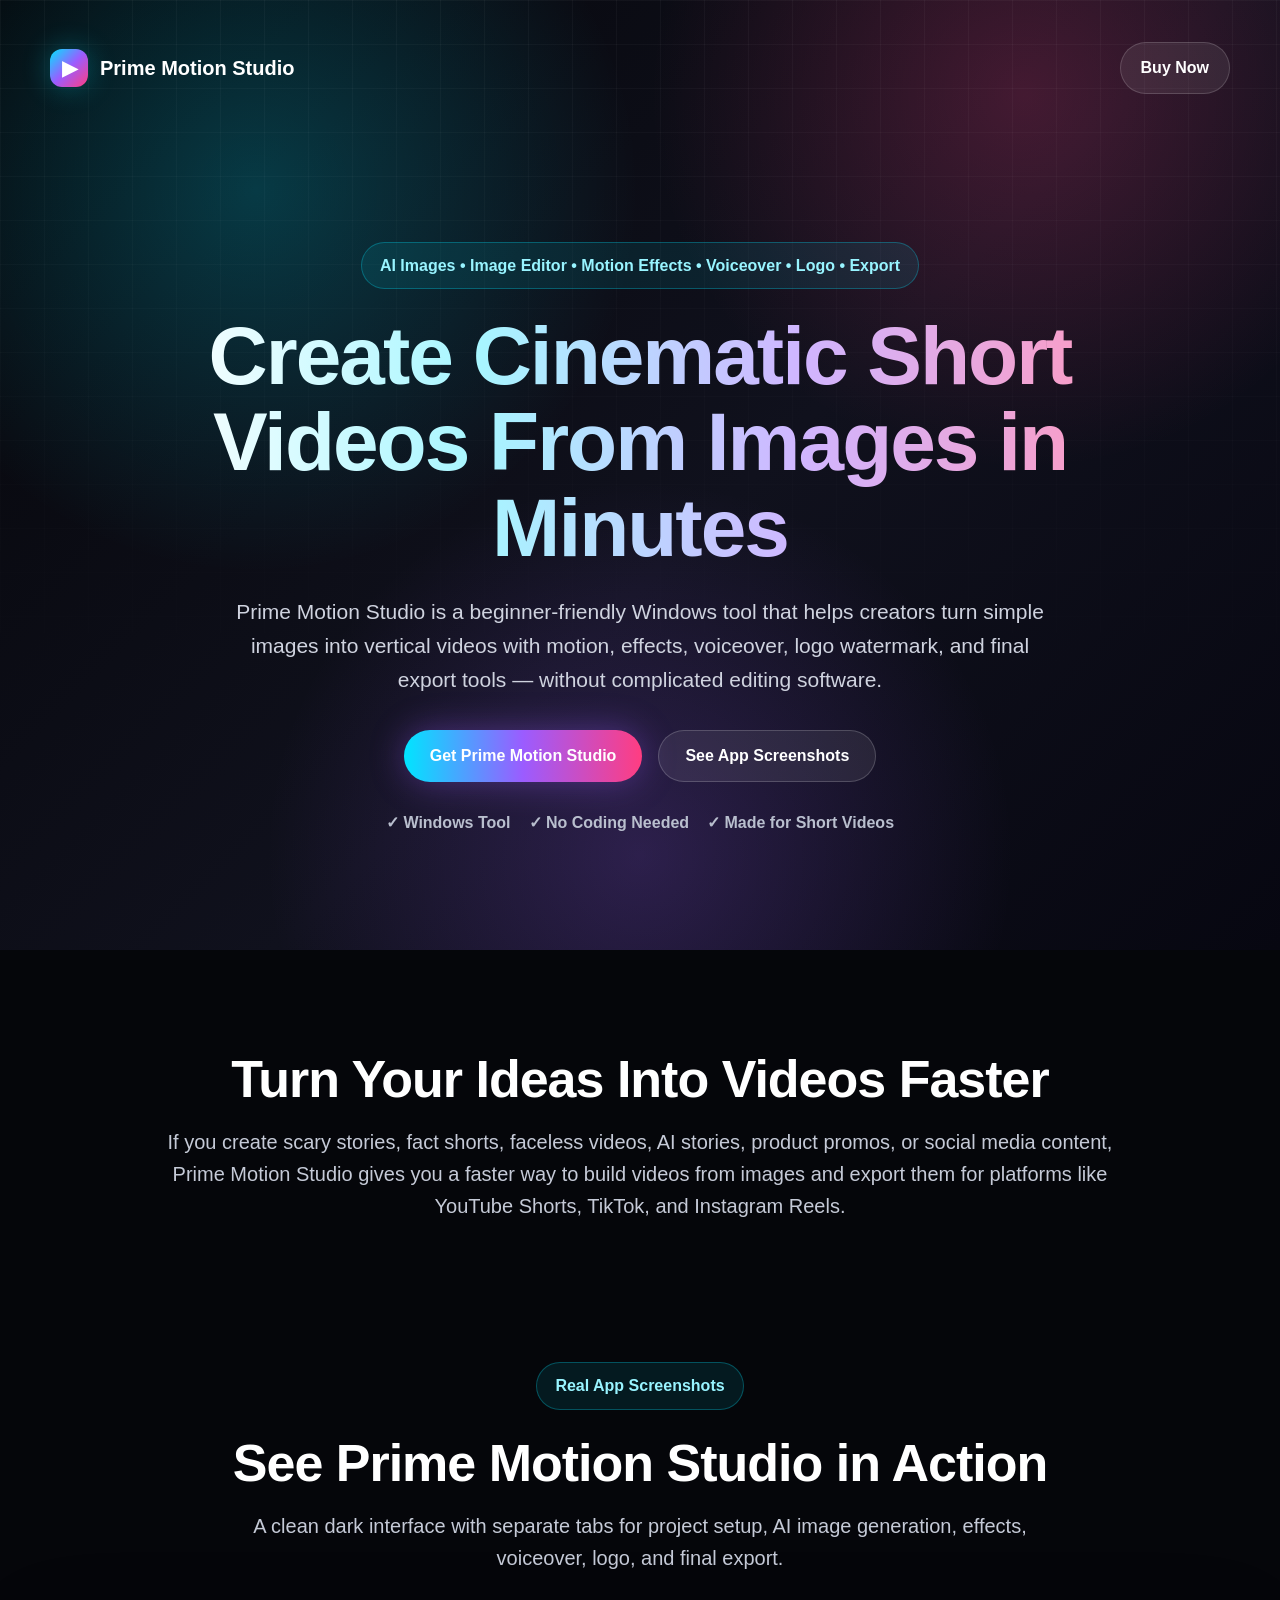
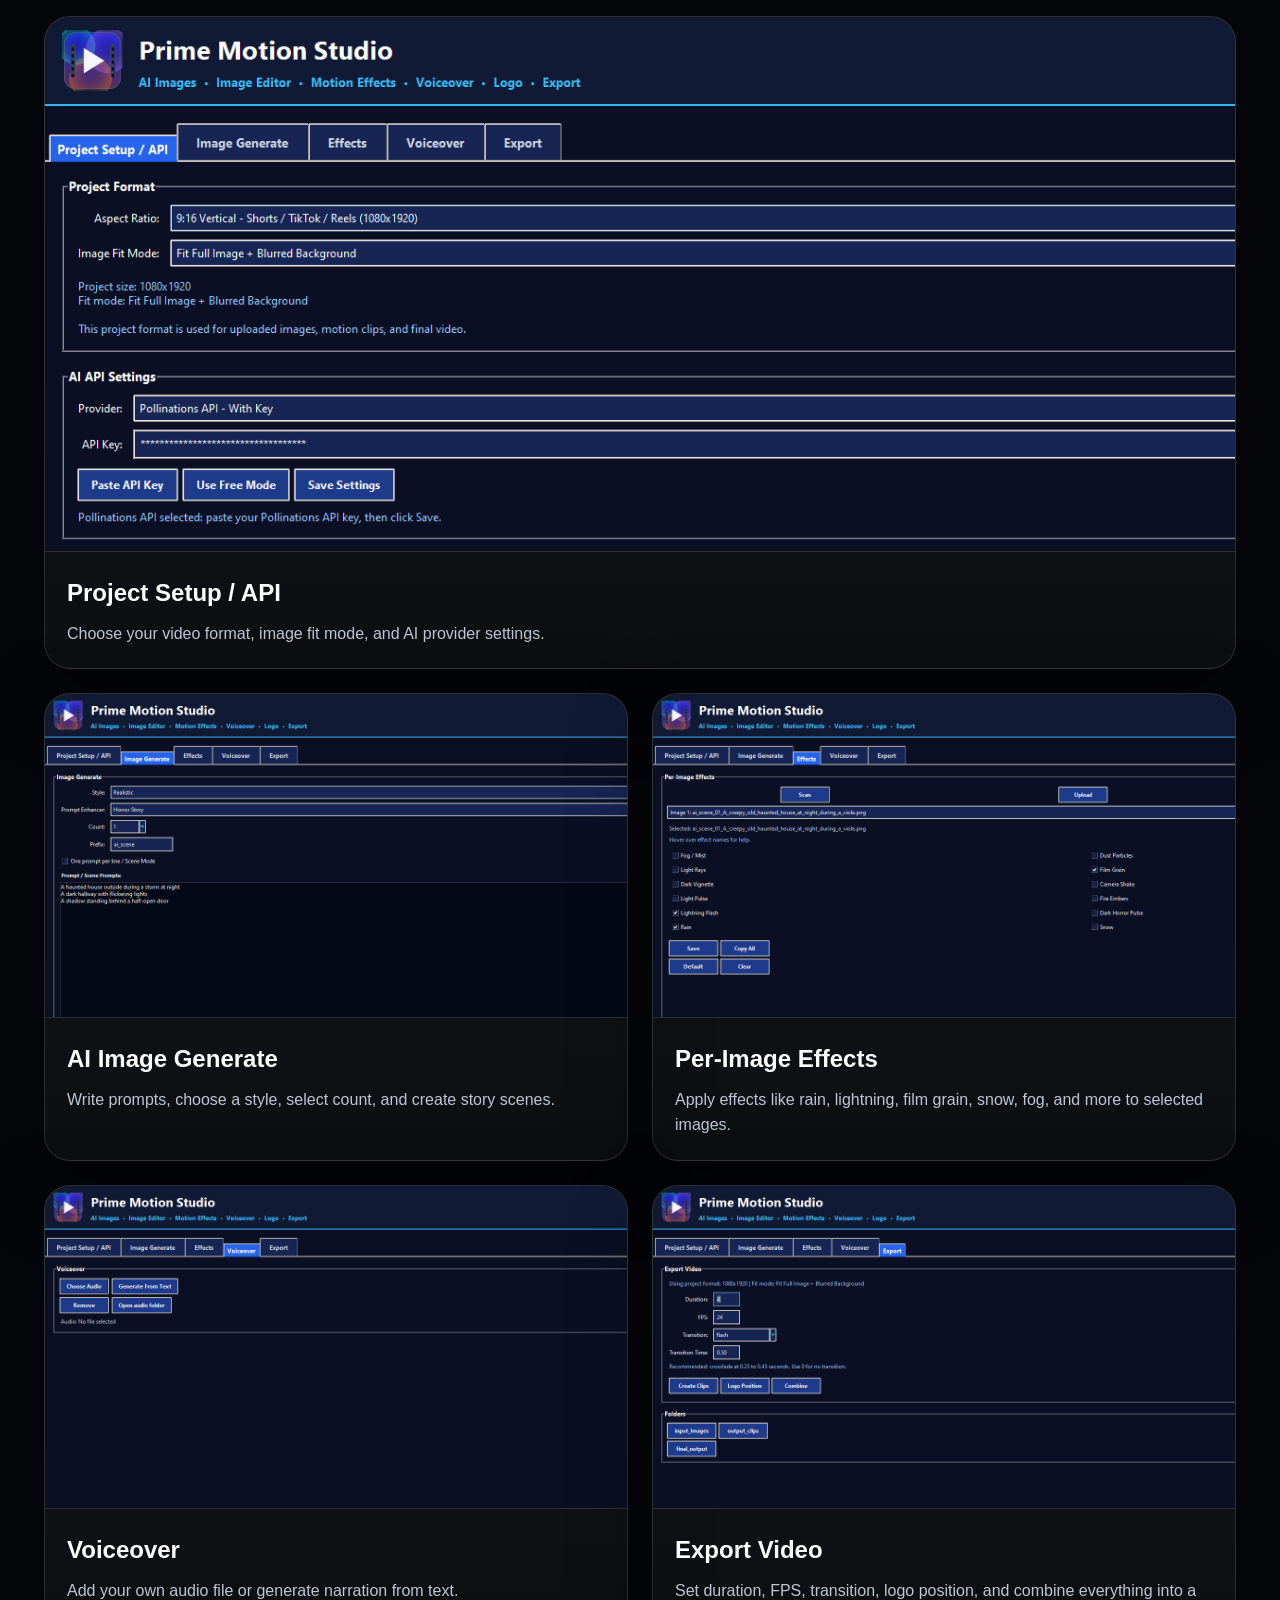
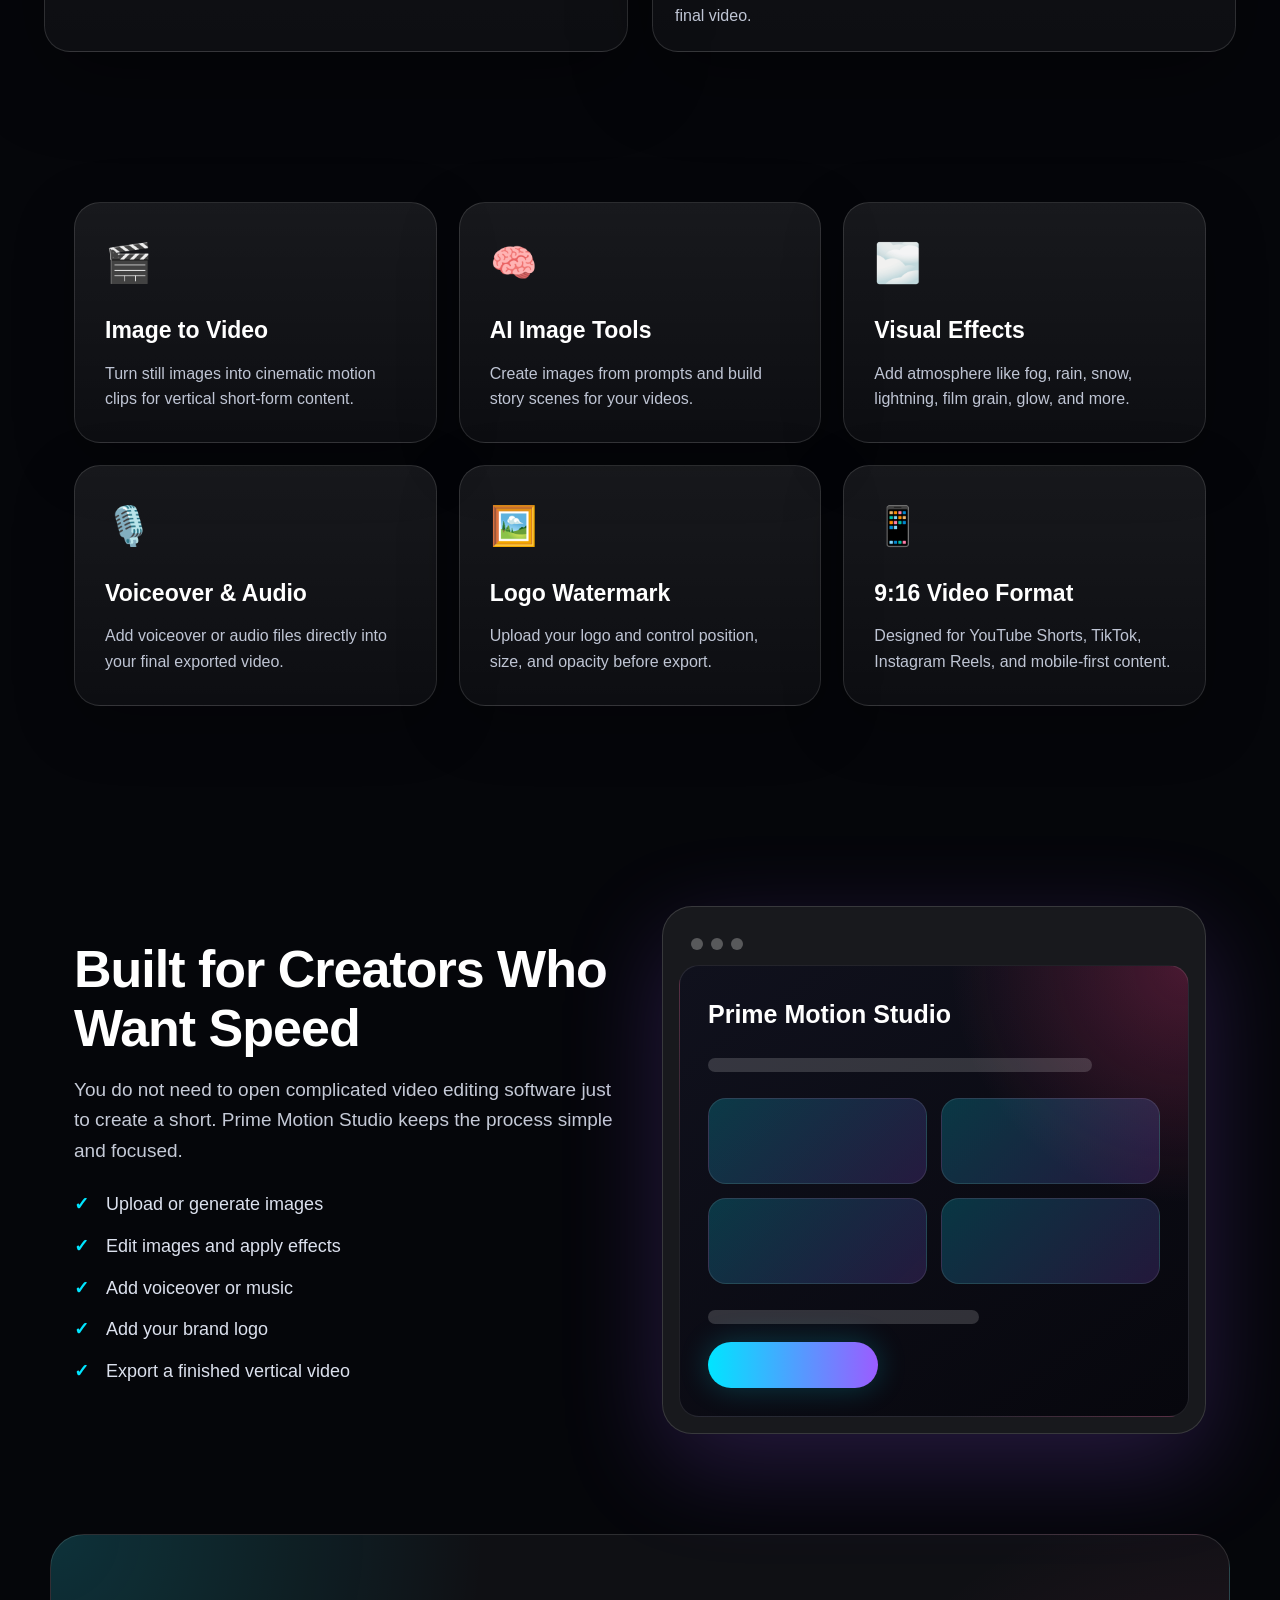
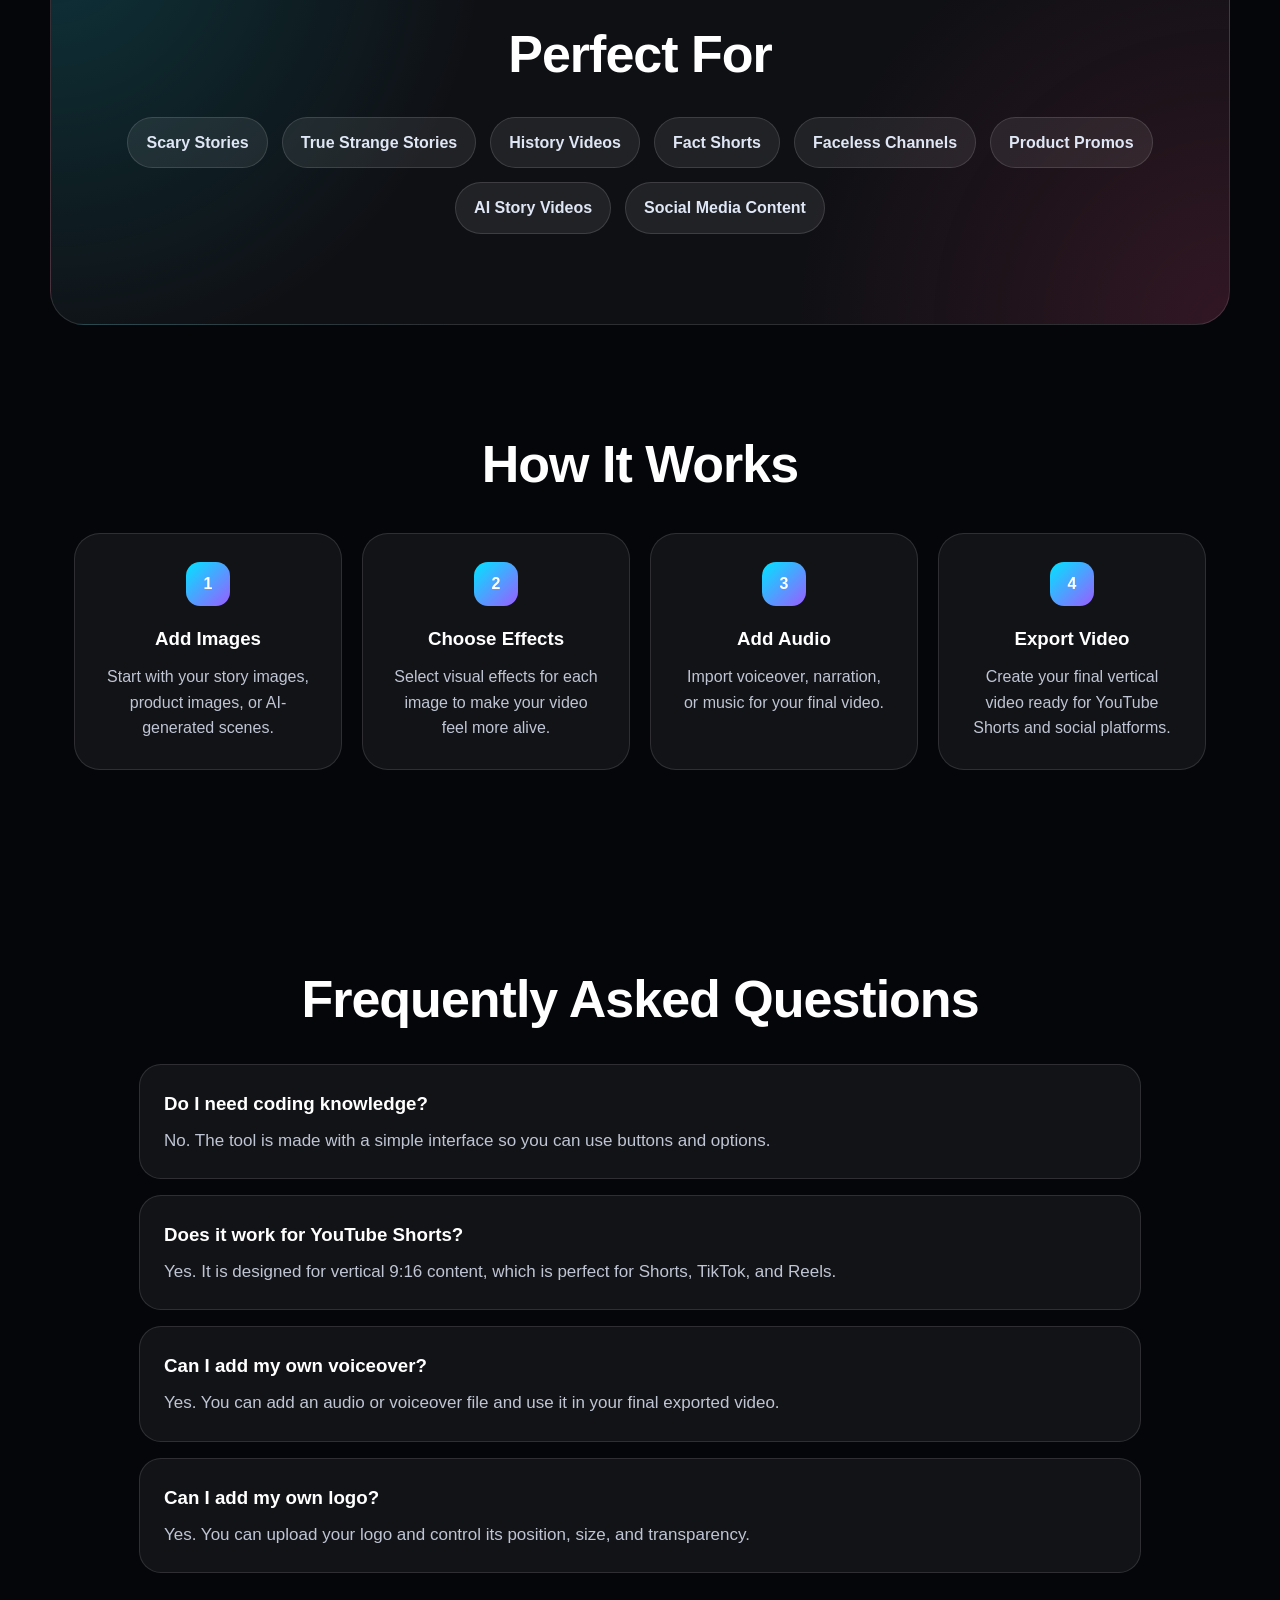
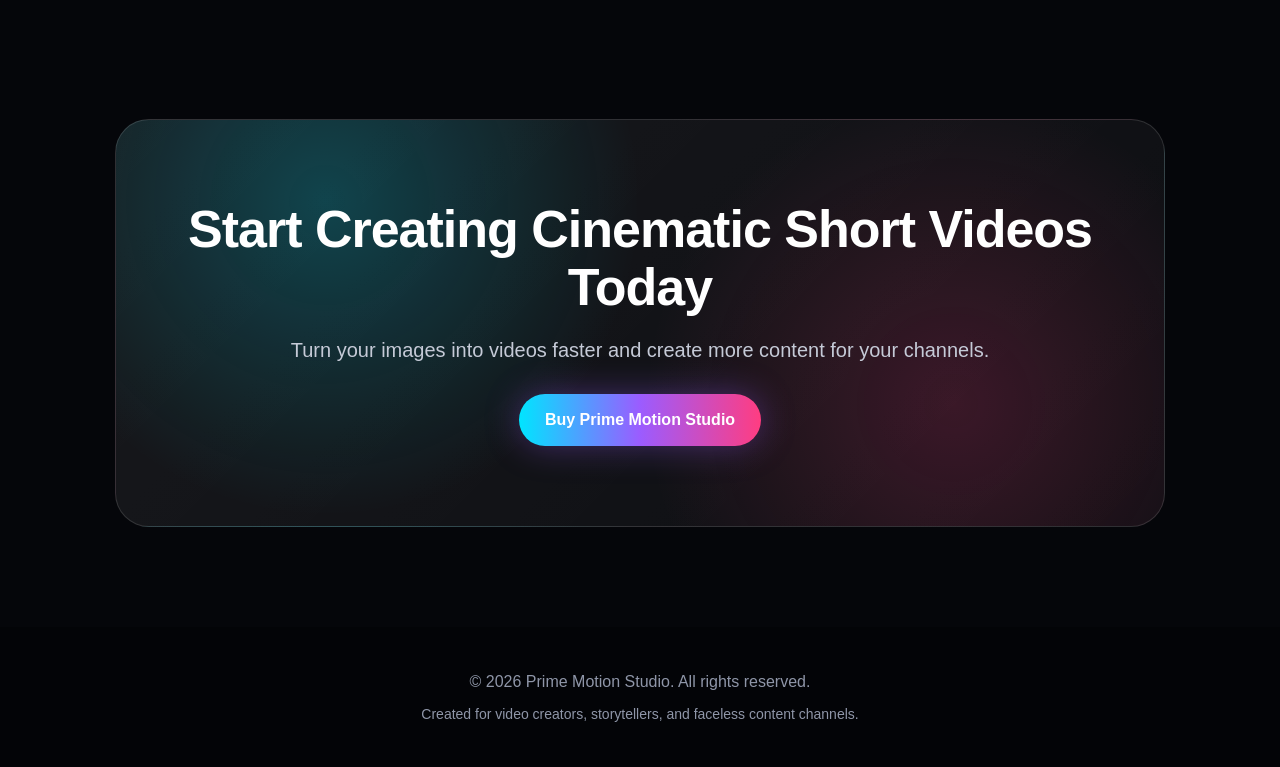
<file: index.html>
<!DOCTYPE html>
<html lang="en">
<head>
  <meta charset="UTF-8" />
  <meta name="viewport" content="width=device-width, initial-scale=1.0" />

  <title>Prime Motion Studio - Turn Images Into Cinematic Videos</title>

  <meta name="description" content="Prime Motion Studio helps creators turn images into cinematic short videos with AI images, image editing, motion effects, voiceover, logo watermark, and export tools for YouTube Shorts, TikTok, Instagram Reels, and faceless content." />

  <link rel="stylesheet" href="assets/css/style.css" />
</head>
<body>

  <header class="hero">
    <nav class="navbar">
      <div class="logo">
        <span class="logo-icon">▶</span>
        <span>Prime Motion Studio</span>
      </div>

      <a class="nav-button" href="https://asimjungle3.gumroad.com" target="_blank">
        Buy Now
      </a>
    </nav>

    <div class="hero-content">
      <div class="badge">AI Images • Image Editor • Motion Effects • Voiceover • Logo • Export</div>

      <h1>Create Cinematic Short Videos From Images in Minutes</h1>

      <p class="hero-text">
        Prime Motion Studio is a beginner-friendly Windows tool that helps creators turn simple images
        into vertical videos with motion, effects, voiceover, logo watermark, and final export tools —
        without complicated editing software.
      </p>

      <div class="hero-buttons">
        <a class="primary-button" href="https://asimjungle3.gumroad.com" target="_blank">
          Get Prime Motion Studio
        </a>

        <a class="secondary-button" href="#screenshots">
          See App Screenshots
        </a>
      </div>

      <div class="trust-row">
        <span>✓ Windows Tool</span>
        <span>✓ No Coding Needed</span>
        <span>✓ Made for Short Videos</span>
      </div>
    </div>
  </header>

  <section class="section intro">
    <h2>Turn Your Ideas Into Videos Faster</h2>
    <p>
      If you create scary stories, fact shorts, faceless videos, AI stories, product promos,
      or social media content, Prime Motion Studio gives you a faster way to build videos
      from images and export them for platforms like YouTube Shorts, TikTok, and Instagram Reels.
    </p>
  </section>

  <section id="screenshots" class="screenshots-section">
    <div class="section-heading">
      <span class="mini-label">Real App Screenshots</span>
      <h2>See Prime Motion Studio in Action</h2>
      <p>
        A clean dark interface with separate tabs for project setup, AI image generation,
        effects, voiceover, logo, and final export.
      </p>
    </div>

    <div class="screenshot-grid">
      <article class="screenshot-card featured-shot">
        <img src="assets/images/screenshot-main.png" alt="Prime Motion Studio project setup and API settings screen" />
        <div class="shot-content">
          <h3>Project Setup / API</h3>
          <p>Choose your video format, image fit mode, and AI provider settings.</p>
        </div>
      </article>

      <article class="screenshot-card">
        <img src="assets/images/screenshot-image-generate.png" alt="Prime Motion Studio image generate tab" />
        <div class="shot-content">
          <h3>AI Image Generate</h3>
          <p>Write prompts, choose a style, select count, and create story scenes.</p>
        </div>
      </article>

      <article class="screenshot-card">
        <img src="assets/images/screenshot-effects.png" alt="Prime Motion Studio per-image effects tab" />
        <div class="shot-content">
          <h3>Per-Image Effects</h3>
          <p>Apply effects like rain, lightning, film grain, snow, fog, and more to selected images.</p>
        </div>
      </article>

      <article class="screenshot-card">
        <img src="assets/images/screenshot-voiceover.png" alt="Prime Motion Studio voiceover tab" />
        <div class="shot-content">
          <h3>Voiceover</h3>
          <p>Add your own audio file or generate narration from text.</p>
        </div>
      </article>

      <article class="screenshot-card">
        <img src="assets/images/screenshot-export.png" alt="Prime Motion Studio export tab" />
        <div class="shot-content">
          <h3>Export Video</h3>
          <p>Set duration, FPS, transition, logo position, and combine everything into a final video.</p>
        </div>
      </article>
    </div>
  </section>

  <section id="features" class="features">
    <div class="feature-card">
      <div class="feature-icon">🎬</div>
      <h3>Image to Video</h3>
      <p>Turn still images into cinematic motion clips for vertical short-form content.</p>
    </div>

    <div class="feature-card">
      <div class="feature-icon">🧠</div>
      <h3>AI Image Tools</h3>
      <p>Create images from prompts and build story scenes for your videos.</p>
    </div>

    <div class="feature-card">
      <div class="feature-icon">🌫️</div>
      <h3>Visual Effects</h3>
      <p>Add atmosphere like fog, rain, snow, lightning, film grain, glow, and more.</p>
    </div>

    <div class="feature-card">
      <div class="feature-icon">🎙️</div>
      <h3>Voiceover & Audio</h3>
      <p>Add voiceover or audio files directly into your final exported video.</p>
    </div>

    <div class="feature-card">
      <div class="feature-icon">🖼️</div>
      <h3>Logo Watermark</h3>
      <p>Upload your logo and control position, size, and opacity before export.</p>
    </div>

    <div class="feature-card">
      <div class="feature-icon">📱</div>
      <h3>9:16 Video Format</h3>
      <p>Designed for YouTube Shorts, TikTok, Instagram Reels, and mobile-first content.</p>
    </div>
  </section>

  <section class="showcase">
    <div class="showcase-text">
      <h2>Built for Creators Who Want Speed</h2>
      <p>
        You do not need to open complicated video editing software just to create a short.
        Prime Motion Studio keeps the process simple and focused.
      </p>

      <ul>
        <li>Upload or generate images</li>
        <li>Edit images and apply effects</li>
        <li>Add voiceover or music</li>
        <li>Add your brand logo</li>
        <li>Export a finished vertical video</li>
      </ul>
    </div>

    <div class="mockup">
      <div class="mockup-top">
        <span></span>
        <span></span>
        <span></span>
      </div>

      <div class="mockup-screen">
        <div class="mockup-title">Prime Motion Studio</div>
        <div class="mockup-line wide"></div>
        <div class="mockup-grid">
          <div></div>
          <div></div>
          <div></div>
          <div></div>
        </div>
        <div class="mockup-line"></div>
        <div class="mockup-button"></div>
      </div>
    </div>
  </section>

  <section class="section dark-section">
    <h2>Perfect For</h2>

    <div class="use-cases">
      <span>Scary Stories</span>
      <span>True Strange Stories</span>
      <span>History Videos</span>
      <span>Fact Shorts</span>
      <span>Faceless Channels</span>
      <span>Product Promos</span>
      <span>AI Story Videos</span>
      <span>Social Media Content</span>
    </div>
  </section>

  <section class="steps-section">
    <h2>How It Works</h2>

    <div class="steps">
      <div class="step">
        <span>1</span>
        <h3>Add Images</h3>
        <p>Start with your story images, product images, or AI-generated scenes.</p>
      </div>

      <div class="step">
        <span>2</span>
        <h3>Choose Effects</h3>
        <p>Select visual effects for each image to make your video feel more alive.</p>
      </div>

      <div class="step">
        <span>3</span>
        <h3>Add Audio</h3>
        <p>Import voiceover, narration, or music for your final video.</p>
      </div>

      <div class="step">
        <span>4</span>
        <h3>Export Video</h3>
        <p>Create your final vertical video ready for YouTube Shorts and social platforms.</p>
      </div>
    </div>
  </section>

  <section class="section faq">
    <h2>Frequently Asked Questions</h2>

    <div class="faq-box">
      <h3>Do I need coding knowledge?</h3>
      <p>No. The tool is made with a simple interface so you can use buttons and options.</p>
    </div>

    <div class="faq-box">
      <h3>Does it work for YouTube Shorts?</h3>
      <p>Yes. It is designed for vertical 9:16 content, which is perfect for Shorts, TikTok, and Reels.</p>
    </div>

    <div class="faq-box">
      <h3>Can I add my own voiceover?</h3>
      <p>Yes. You can add an audio or voiceover file and use it in your final exported video.</p>
    </div>

    <div class="faq-box">
      <h3>Can I add my own logo?</h3>
      <p>Yes. You can upload your logo and control its position, size, and transparency.</p>
    </div>
  </section>

  <section class="cta">
    <h2>Start Creating Cinematic Short Videos Today</h2>
    <p>
      Turn your images into videos faster and create more content for your channels.
    </p>

    <a class="primary-button" href="https://asimjungle3.gumroad.com" target="_blank">
      Buy Prime Motion Studio
    </a>
  </section>

  <footer>
    <p>© 2026 Prime Motion Studio. All rights reserved.</p>
    <p class="footer-small">Created for video creators, storytellers, and faceless content channels.</p>
  </footer>

</body>
</html>
</file>
<file: assets/css/style.css>
* {
  margin: 0;
  padding: 0;
  box-sizing: border-box;
}

html {
  scroll-behavior: smooth;
}

body {
  background: #05060a;
  color: #ffffff;
  font-family: Arial, Helvetica, sans-serif;
  line-height: 1.6;
}

a {
  color: inherit;
}

img {
  max-width: 100%;
  display: block;
}

.hero {
  min-height: 100vh;
  padding: 24px;
  background:
    radial-gradient(circle at 20% 20%, rgba(0, 229, 255, 0.22), transparent 30%),
    radial-gradient(circle at 80% 10%, rgba(255, 61, 129, 0.22), transparent 28%),
    radial-gradient(circle at 50% 90%, rgba(155, 92, 255, 0.22), transparent 35%),
    linear-gradient(135deg, #05060a, #10111d 55%, #070711);
  position: relative;
  overflow: hidden;
}

.hero::before {
  content: "";
  position: absolute;
  inset: 0;
  background-image:
    linear-gradient(rgba(255,255,255,0.035) 1px, transparent 1px),
    linear-gradient(90deg, rgba(255,255,255,0.035) 1px, transparent 1px);
  background-size: 44px 44px;
  mask-image: linear-gradient(to bottom, black, transparent 80%);
  pointer-events: none;
}

.navbar {
  max-width: 1180px;
  margin: 0 auto;
  padding: 18px 0;
  display: flex;
  align-items: center;
  justify-content: space-between;
  position: relative;
  z-index: 2;
}

.logo {
  display: flex;
  align-items: center;
  gap: 12px;
  font-weight: 800;
  font-size: 20px;
}

.logo-icon {
  width: 38px;
  height: 38px;
  border-radius: 12px;
  display: inline-flex;
  align-items: center;
  justify-content: center;
  background: linear-gradient(135deg, #00e5ff, #9b5cff, #ff3d81);
  box-shadow: 0 0 28px rgba(0, 229, 255, 0.28);
}

.nav-button {
  text-decoration: none;
  padding: 12px 20px;
  border-radius: 999px;
  background: rgba(255,255,255,0.08);
  border: 1px solid rgba(255,255,255,0.16);
  font-weight: 700;
  transition: 0.25s ease;
}

.nav-button:hover {
  background: rgba(255,255,255,0.16);
  transform: translateY(-2px);
}

.hero-content {
  max-width: 980px;
  margin: 0 auto;
  padding: 130px 0 90px;
  text-align: center;
  position: relative;
  z-index: 2;
}

.badge,
.mini-label {
  display: inline-block;
  padding: 10px 18px;
  border-radius: 999px;
  background: rgba(0, 229, 255, 0.09);
  border: 1px solid rgba(0, 229, 255, 0.28);
  color: #98f4ff;
  font-weight: 700;
  margin-bottom: 24px;
}

h1 {
  font-size: clamp(42px, 7vw, 82px);
  line-height: 1.05;
  margin-bottom: 24px;
  background: linear-gradient(90deg, #ffffff, #a7f6ff, #d0b5ff, #ff9abf);
  -webkit-background-clip: text;
  color: transparent;
  letter-spacing: -2px;
}

.hero-text {
  max-width: 820px;
  margin: 0 auto 34px;
  color: #cfd3df;
  font-size: 21px;
}

.hero-buttons {
  display: flex;
  gap: 16px;
  justify-content: center;
  flex-wrap: wrap;
  margin-bottom: 28px;
}

.primary-button,
.secondary-button {
  display: inline-flex;
  align-items: center;
  justify-content: center;
  min-height: 52px;
  padding: 0 26px;
  border-radius: 999px;
  text-decoration: none;
  font-weight: 800;
  transition: 0.25s ease;
}

.primary-button {
  background: linear-gradient(90deg, #00e5ff, #9b5cff, #ff3d81);
  box-shadow: 0 0 34px rgba(155, 92, 255, 0.36);
}

.primary-button:hover {
  transform: translateY(-3px) scale(1.02);
  box-shadow: 0 0 48px rgba(255, 61, 129, 0.42);
}

.secondary-button {
  background: rgba(255,255,255,0.08);
  border: 1px solid rgba(255,255,255,0.18);
}

.secondary-button:hover {
  background: rgba(255,255,255,0.14);
  transform: translateY(-3px);
}

.trust-row {
  display: flex;
  justify-content: center;
  flex-wrap: wrap;
  gap: 18px;
  color: #b9bfce;
  font-weight: 700;
}

.section {
  max-width: 1050px;
  margin: 0 auto;
  padding: 90px 24px;
  text-align: center;
}

.section h2,
.section-heading h2,
.showcase h2,
.steps-section h2,
.cta h2 {
  font-size: clamp(32px, 5vw, 52px);
  line-height: 1.12;
  margin-bottom: 18px;
  letter-spacing: -1px;
}

.section p,
.section-heading p {
  color: #c5cad7;
  font-size: 20px;
}

.intro {
  padding-top: 100px;
}

.screenshots-section {
  max-width: 1240px;
  margin: 0 auto;
  padding: 50px 24px 110px;
}

.section-heading {
  text-align: center;
  max-width: 850px;
  margin: 0 auto 42px;
}

.screenshot-grid {
  display: grid;
  grid-template-columns: repeat(2, 1fr);
  gap: 24px;
}

.screenshot-card {
  overflow: hidden;
  border-radius: 26px;
  background: linear-gradient(180deg, rgba(255,255,255,0.08), rgba(255,255,255,0.035));
  border: 1px solid rgba(255,255,255,0.13);
  box-shadow: 0 24px 80px rgba(0,0,0,0.36);
  transition: 0.25s ease;
}

.screenshot-card:hover {
  transform: translateY(-6px);
  border-color: rgba(0, 229, 255, 0.38);
  box-shadow: 0 34px 100px rgba(0, 229, 255, 0.13);
}

.screenshot-card img {
  width: 100%;
  aspect-ratio: 16 / 8.9;
  object-fit: cover;
  object-position: top left;
  border-bottom: 1px solid rgba(255,255,255,0.12);
}

.featured-shot {
  grid-column: span 2;
}

.featured-shot img {
  aspect-ratio: 16 / 7.2;
}

.shot-content {
  padding: 22px;
}

.shot-content h3 {
  font-size: 24px;
  margin-bottom: 8px;
}

.shot-content p {
  color: #bfc5d4;
}

.features {
  max-width: 1180px;
  margin: 0 auto;
  padding: 40px 24px 100px;
  display: grid;
  grid-template-columns: repeat(3, 1fr);
  gap: 22px;
}

.feature-card {
  background: linear-gradient(180deg, rgba(255,255,255,0.08), rgba(255,255,255,0.035));
  border: 1px solid rgba(255,255,255,0.12);
  border-radius: 26px;
  padding: 30px;
  box-shadow: 0 18px 60px rgba(0,0,0,0.28);
  transition: 0.25s ease;
}

.feature-card:hover {
  transform: translateY(-7px);
  border-color: rgba(0, 229, 255, 0.38);
  box-shadow: 0 24px 80px rgba(0, 229, 255, 0.12);
}

.feature-icon {
  font-size: 38px;
  margin-bottom: 18px;
}

.feature-card h3 {
  font-size: 23px;
  margin-bottom: 12px;
}

.feature-card p {
  color: #bfc5d4;
}

.showcase {
  max-width: 1180px;
  margin: 0 auto;
  padding: 100px 24px;
  display: grid;
  grid-template-columns: 1fr 1fr;
  gap: 44px;
  align-items: center;
}

.showcase-text p {
  color: #c5cad7;
  font-size: 19px;
  margin-bottom: 24px;
}

.showcase-text ul {
  list-style: none;
}

.showcase-text li {
  margin-bottom: 13px;
  padding-left: 32px;
  position: relative;
  color: #dce1ee;
  font-size: 18px;
}

.showcase-text li::before {
  content: "✓";
  position: absolute;
  left: 0;
  color: #00e5ff;
  font-weight: 900;
}

.mockup {
  background: rgba(255,255,255,0.08);
  border: 1px solid rgba(255,255,255,0.14);
  border-radius: 30px;
  padding: 16px;
  box-shadow: 0 30px 100px rgba(155, 92, 255, 0.22);
}

.mockup-top {
  height: 42px;
  display: flex;
  align-items: center;
  gap: 8px;
  padding: 0 12px;
}

.mockup-top span {
  width: 12px;
  height: 12px;
  border-radius: 50%;
  background: rgba(255,255,255,0.28);
}

.mockup-screen {
  min-height: 360px;
  border-radius: 20px;
  background:
    radial-gradient(circle at top right, rgba(255, 61, 129, 0.25), transparent 35%),
    linear-gradient(145deg, #10111d, #07070d);
  padding: 28px;
  border: 1px solid rgba(255,255,255,0.1);
}

.mockup-title {
  font-size: 25px;
  font-weight: 900;
  margin-bottom: 24px;
}

.mockup-line {
  height: 14px;
  width: 60%;
  background: rgba(255,255,255,0.16);
  border-radius: 999px;
  margin-bottom: 18px;
}

.mockup-line.wide {
  width: 85%;
}

.mockup-grid {
  display: grid;
  grid-template-columns: repeat(2, 1fr);
  gap: 14px;
  margin: 26px 0;
}

.mockup-grid div {
  height: 86px;
  border-radius: 18px;
  background: linear-gradient(135deg, rgba(0,229,255,0.2), rgba(155,92,255,0.18));
  border: 1px solid rgba(255,255,255,0.1);
}

.mockup-button {
  width: 170px;
  height: 46px;
  border-radius: 999px;
  background: linear-gradient(90deg, #00e5ff, #9b5cff);
  box-shadow: 0 0 30px rgba(0,229,255,0.22);
}

.dark-section {
  max-width: 1180px;
  border-radius: 34px;
  background:
    radial-gradient(circle at top left, rgba(0,229,255,0.16), transparent 35%),
    radial-gradient(circle at bottom right, rgba(255,61,129,0.14), transparent 35%),
    rgba(255,255,255,0.045);
  border: 1px solid rgba(255,255,255,0.12);
}

.use-cases {
  margin-top: 34px;
  display: flex;
  justify-content: center;
  flex-wrap: wrap;
  gap: 14px;
}

.use-cases span {
  padding: 12px 18px;
  border-radius: 999px;
  background: rgba(255,255,255,0.08);
  border: 1px solid rgba(255,255,255,0.13);
  color: #dfe6f5;
  font-weight: 700;
}

.steps-section {
  max-width: 1180px;
  margin: 0 auto;
  padding: 110px 24px;
  text-align: center;
}

.steps {
  display: grid;
  grid-template-columns: repeat(4, 1fr);
  gap: 20px;
  margin-top: 40px;
}

.step {
  background: rgba(255,255,255,0.055);
  border: 1px solid rgba(255,255,255,0.12);
  border-radius: 26px;
  padding: 28px;
}

.step span {
  width: 44px;
  height: 44px;
  border-radius: 14px;
  display: inline-flex;
  align-items: center;
  justify-content: center;
  background: linear-gradient(135deg, #00e5ff, #9b5cff);
  font-weight: 900;
  margin-bottom: 18px;
}

.step h3 {
  margin-bottom: 10px;
}

.step p {
  color: #bfc5d4;
}

.faq {
  text-align: left;
}

.faq h2 {
  text-align: center;
  margin-bottom: 36px;
}

.faq-box {
  background: rgba(255,255,255,0.055);
  border: 1px solid rgba(255,255,255,0.12);
  border-radius: 22px;
  padding: 24px;
  margin-bottom: 16px;
}

.faq-box h3 {
  color: #ffffff;
  margin-bottom: 8px;
}

.faq-box p {
  color: #bfc5d4;
  font-size: 17px;
}

.cta {
  margin: 40px auto 100px;
  max-width: 1050px;
  padding: 80px 24px;
  text-align: center;
  border-radius: 34px;
  background:
    radial-gradient(circle at 20% 20%, rgba(0,229,255,0.22), transparent 35%),
    radial-gradient(circle at 80% 70%, rgba(255,61,129,0.18), transparent 35%),
    linear-gradient(135deg, rgba(255,255,255,0.08), rgba(255,255,255,0.035));
  border: 1px solid rgba(255,255,255,0.13);
}

.cta p {
  color: #c5cad7;
  font-size: 20px;
  max-width: 700px;
  margin: 0 auto 28px;
}

footer {
  padding: 42px 24px;
  text-align: center;
  background: #030407;
  color: #8f96a8;
}

.footer-small {
  margin-top: 8px;
  font-size: 14px;
}

@media (max-width: 950px) {
  .features,
  .screenshot-grid {
    grid-template-columns: repeat(2, 1fr);
  }

  .featured-shot {
    grid-column: span 2;
  }

  .showcase {
    grid-template-columns: 1fr;
  }

  .steps {
    grid-template-columns: repeat(2, 1fr);
  }
}

@media (max-width: 620px) {
  .navbar {
    flex-direction: column;
    gap: 16px;
  }

  .hero-content {
    padding: 82px 0 70px;
  }

  .features,
  .screenshot-grid,
  .steps {
    grid-template-columns: 1fr;
  }

  .featured-shot {
    grid-column: span 1;
  }

  .hero-text {
    font-size: 18px;
  }

  .section,
  .screenshots-section,
  .showcase {
    padding-left: 20px;
    padding-right: 20px;
  }

  .screenshot-card img,
  .featured-shot img {
    aspect-ratio: 16 / 10;
  }

  .mockup-screen {
    min-height: 300px;
  }
}
</file>
